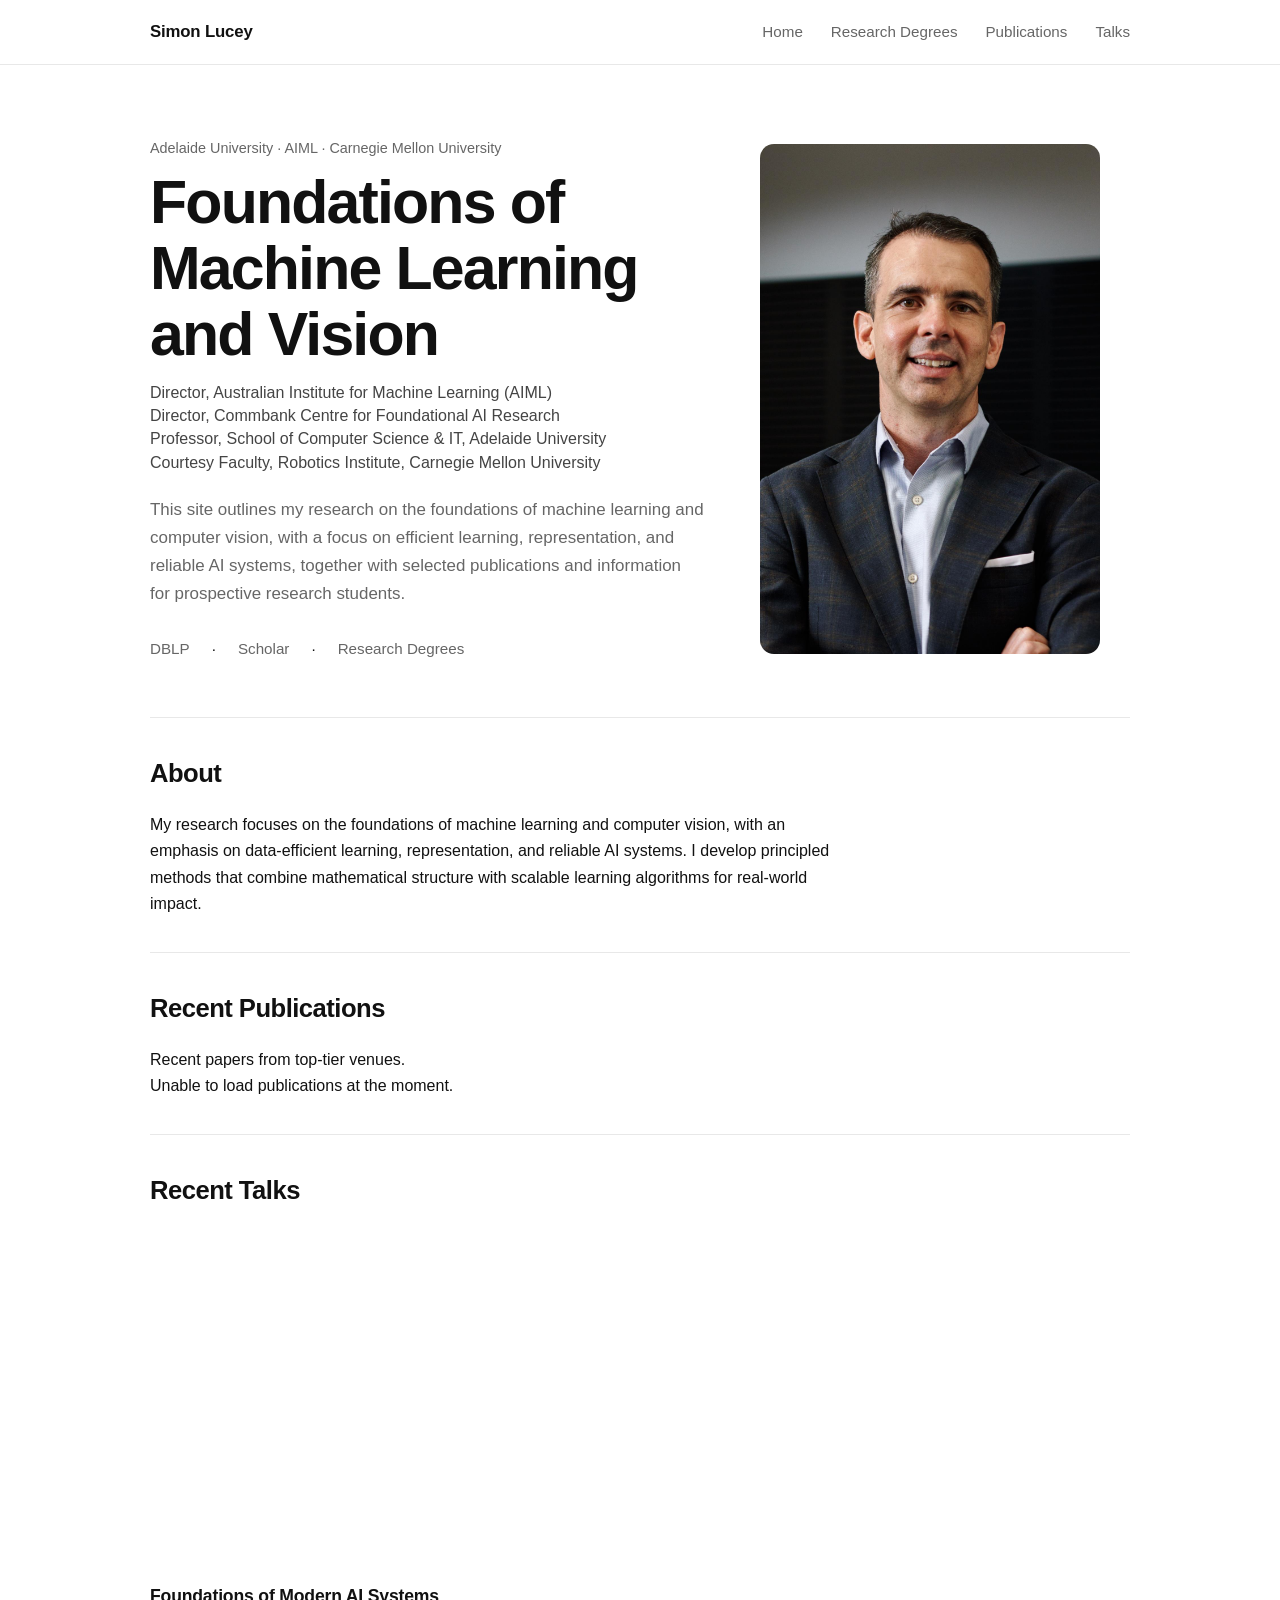
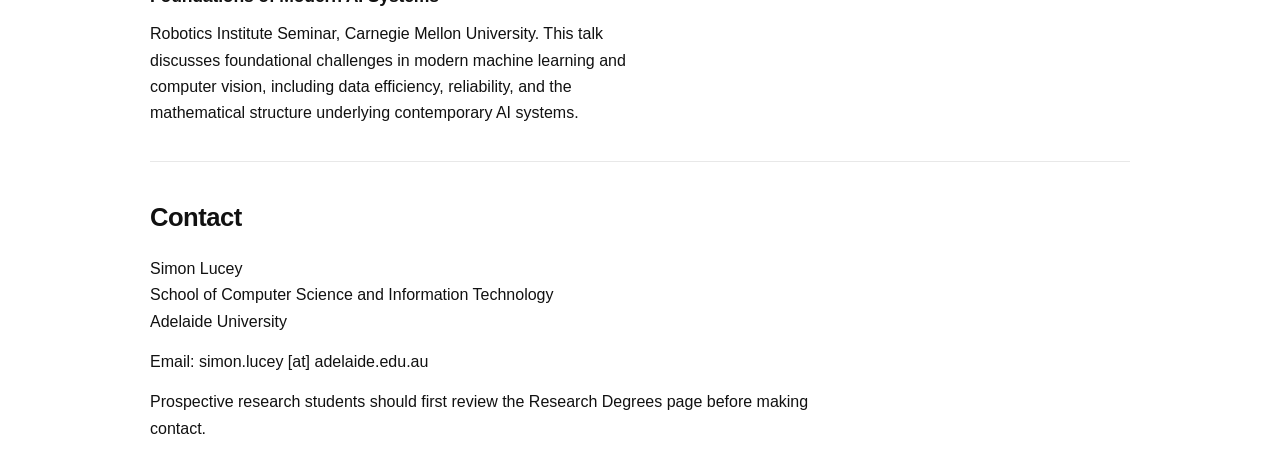
<file: index.html>
<!DOCTYPE html>
<html lang="en">
<head>
  <meta charset="UTF-8" />
  <meta name="viewport" content="width=device-width, initial-scale=1.0" />
  <title>Simon Lucey</title>
  <link rel="stylesheet" href="style.css" />
</head>
<body>
  <header class="site-header">
    <div class="container header-inner">
      <a class="site-name" href="index.html">Simon Lucey</a>
      <nav class="nav">
        <a href="index.html">Home</a>
        <a href="admissions.html">Research Degrees</a>
        <a href="#publications">Publications</a>
        <a href="#talks">Talks</a>
      </nav>
    </div>
  </header>

  <main>
    <section class="hero container">
      <div class="hero-copy">
        <p class="eyebrow">Adelaide University · AIML · Carnegie Mellon University</p>
        <h1>Foundations of Machine Learning and Vision</h1>

        <p class="hero-credentials">
          Director, Australian Institute for Machine Learning (AIML)<br />
          Director, Commbank Centre for Foundational AI Research<br />
          Professor, School of Computer Science & IT, Adelaide University<br />
          Courtesy Faculty, Robotics Institute, Carnegie Mellon University
        </p>

        <p class="lead">
          This site outlines my research on the foundations of machine learning and computer vision, with a focus on efficient learning, representation, and reliable AI systems, together with selected publications and information for prospective research students.
        </p>

        <div class="hero-links">
          <a href="https://dblp.org/pid/01/3542.html" target="_blank" rel="noopener">DBLP</a>
          <span>·</span>
          <a href="https://scholar.google.com/citations?user=vmAe35UAAAAJ" target="_blank" rel="noopener">Scholar</a>
          <span>·</span>
          <a href="admissions.html">Research Degrees</a>
        </div>        
      </div>

      <div class="hero-image-wrap">
        <img class="hero-image" src="assets/headshot.jpg" alt="Portrait of Simon Lucey" />
      </div>
    </section>

    <section class="section container" id="about">
      <h2>About</h2>
      <p>
        My research focuses on the foundations of machine learning and computer vision, with an emphasis on data-efficient learning, representation, and reliable AI systems. I develop principled methods that combine mathematical structure with scalable learning algorithms for real-world impact.
      </p>
    </section>

    <section class="section container" id="publications">
      <h2>Recent Publications</h2>
      <p>Recent papers from top-tier venues.</p>
      <div id="selected-publications">
        <p>Loading publications...</p>
      </div>
    </section>

    <section class="section container" id="talks">
      <h2>Recent Talks</h2>

      <div class="talk-item">
        <div class="talk-video">
          <iframe
            width="560"
            height="315"
            src="https://www.youtube.com/embed/JOVPWLBIo5Q"
            title="Simon Lucey CMU Talk"
            allowfullscreen>
          </iframe>
        </div>

        <div class="talk-description">
          <h3>Foundations of Modern AI Systems</h3>
          <p>
            Robotics Institute Seminar, Carnegie Mellon University. This talk discusses foundational challenges in modern machine learning and computer vision, including data efficiency, reliability, and the mathematical structure underlying contemporary AI systems.
          </p>
        </div>
      </div>
    </section>

<section class="section container" id="contact">
  <h2>Contact</h2>

  <p>
    Simon Lucey<br>
    School of Computer Science and Information Technology<br>
    Adelaide University
  </p>

  <p>
    Email: simon.lucey [at] adelaide.edu.au
  </p>

  <p>
    Prospective research students should first review the 
    <a href="admissions.html">Research Degrees</a> page before making contact.
  </p>
</section>
  
  </main>

  <script>
    async function loadSelectedPublications() {
      const target = document.getElementById("selected-publications");

      const venueMap = {
        "CVPR": "CVPR",
        "ICCV": "ICCV",
        "ECCV": "ECCV",
        "NeurIPS": "NeurIPS",
        "NIPS": "NeurIPS",
        "ICML": "ICML",
        "ICLR": "ICLR",
        "AAAI": "AAAI"
      };

      const allowedVenues = new Set(Object.keys(venueMap));

      try {
        const response = await fetch("https://dblp.org/pid/01/3542.xml");
        const xmlText = await response.text();

        const parser = new DOMParser();
        const xml = parser.parseFromString(xmlText, "text/xml");

        const records = Array.from(
          xml.querySelectorAll("r > article, r > inproceedings")
        );

        const papers = records.map((record) => {
          const title = record.querySelector("title")?.textContent?.trim() || "";
          const year = parseInt(record.querySelector("year")?.textContent || "0", 10);
          const venue =
            record.querySelector("booktitle")?.textContent?.trim() ||
            record.querySelector("journal")?.textContent?.trim() ||
            "";
          const ee = record.querySelector("ee")?.textContent?.trim() || "";
          const authors = Array.from(record.querySelectorAll("author"))
            .map((a) => a.textContent.trim())
            .join(", ");

          return { title, year, venue, ee, authors };
        });

        const filtered = papers
          .filter((p) => allowedVenues.has(p.venue))
          .sort((a, b) => b.year - a.year)
          .slice(0, 5);

        if (filtered.length === 0) {
          target.innerHTML = "<p>No matching publications found.</p>";
          return;
        }

        target.innerHTML = `
          <ul class="publication-list">
            ${filtered.map((p) => `
              <li class="publication-item">
                <div class="pub-title">
                  ${p.ee ? `<a href="${p.ee}" target="_blank" rel="noopener noreferrer">${p.title}</a>` : p.title}
                </div>
                <div class="pub-meta">
                  ${p.authors}<br>
                  <strong>${venueMap[p.venue]}</strong> ${p.year}
                </div>
              </li>
            `).join("")}
          </ul>
        `;
      } catch (error) {
        console.error(error);
        target.innerHTML = "<p>Unable to load publications at the moment.</p>";
      }
    }

    loadSelectedPublications();
  </script>

  <script src="script.js"></script>
</body>
</html>
</file>
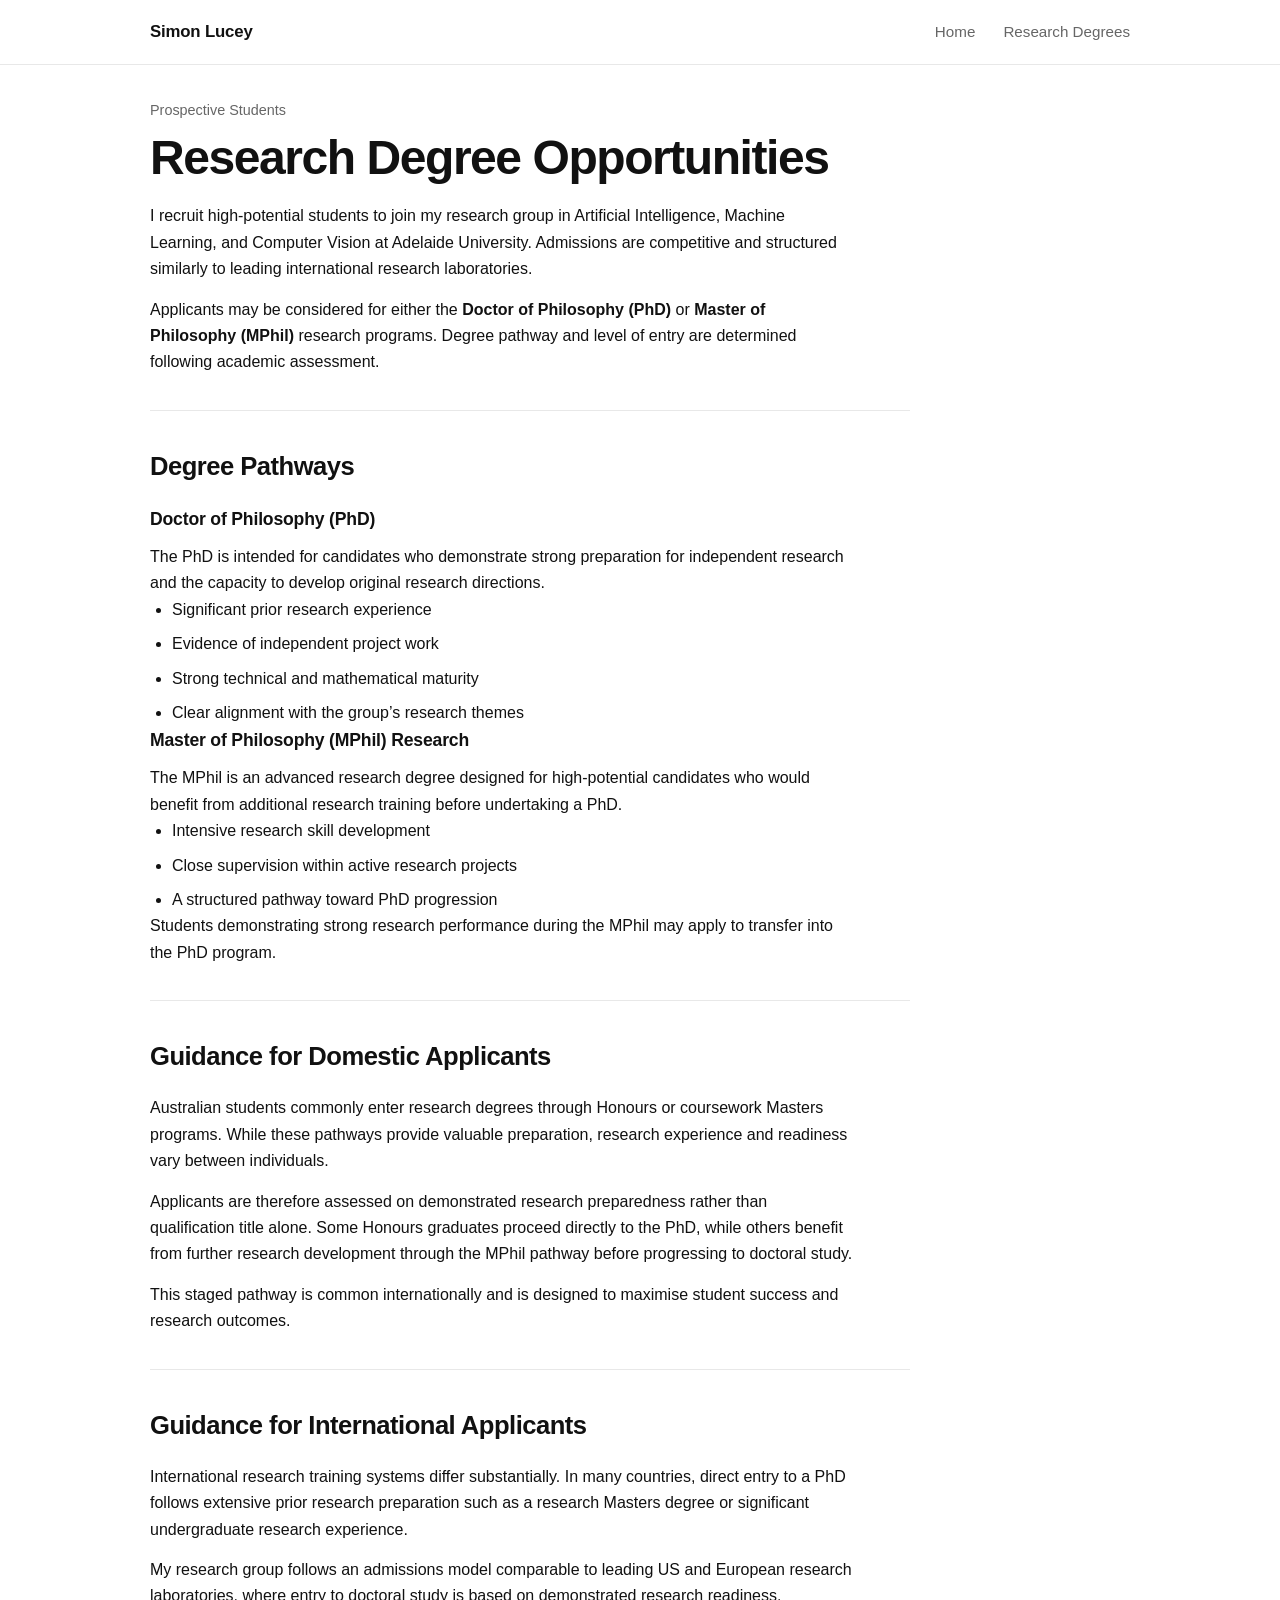
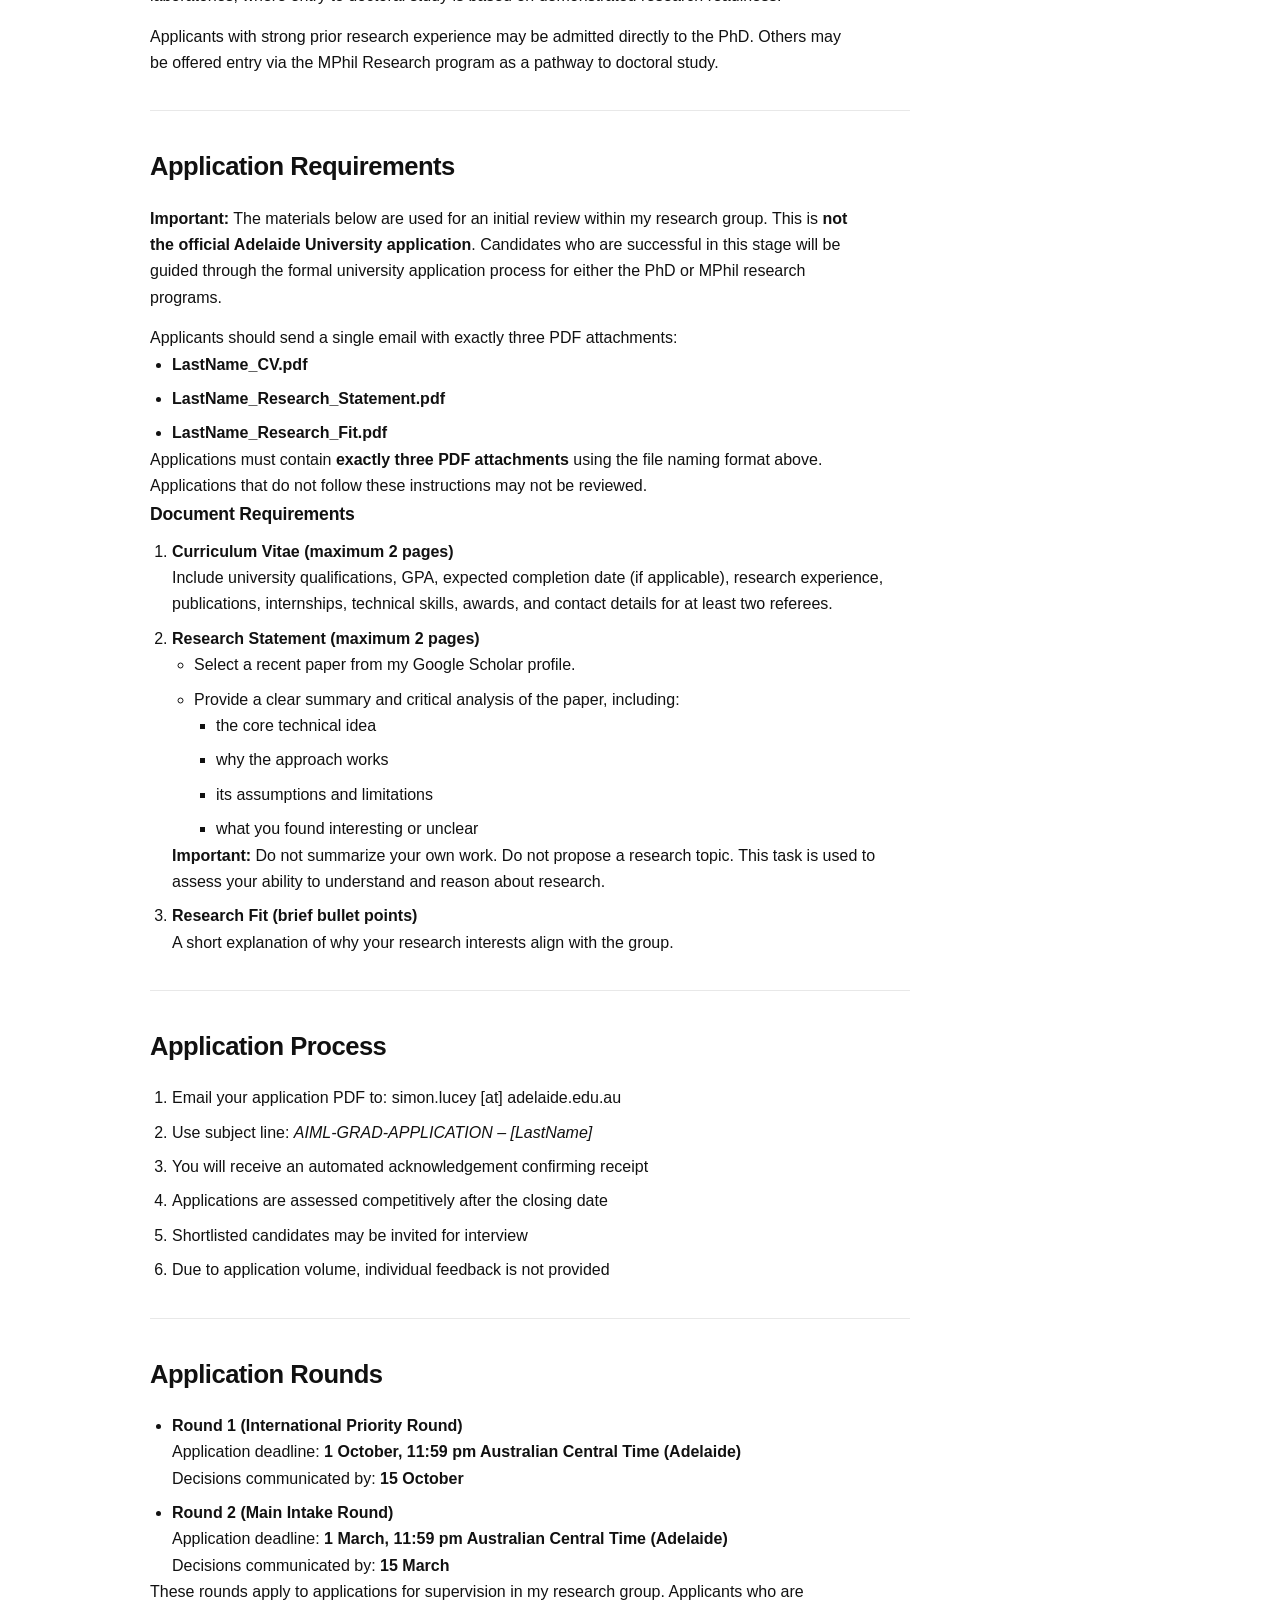
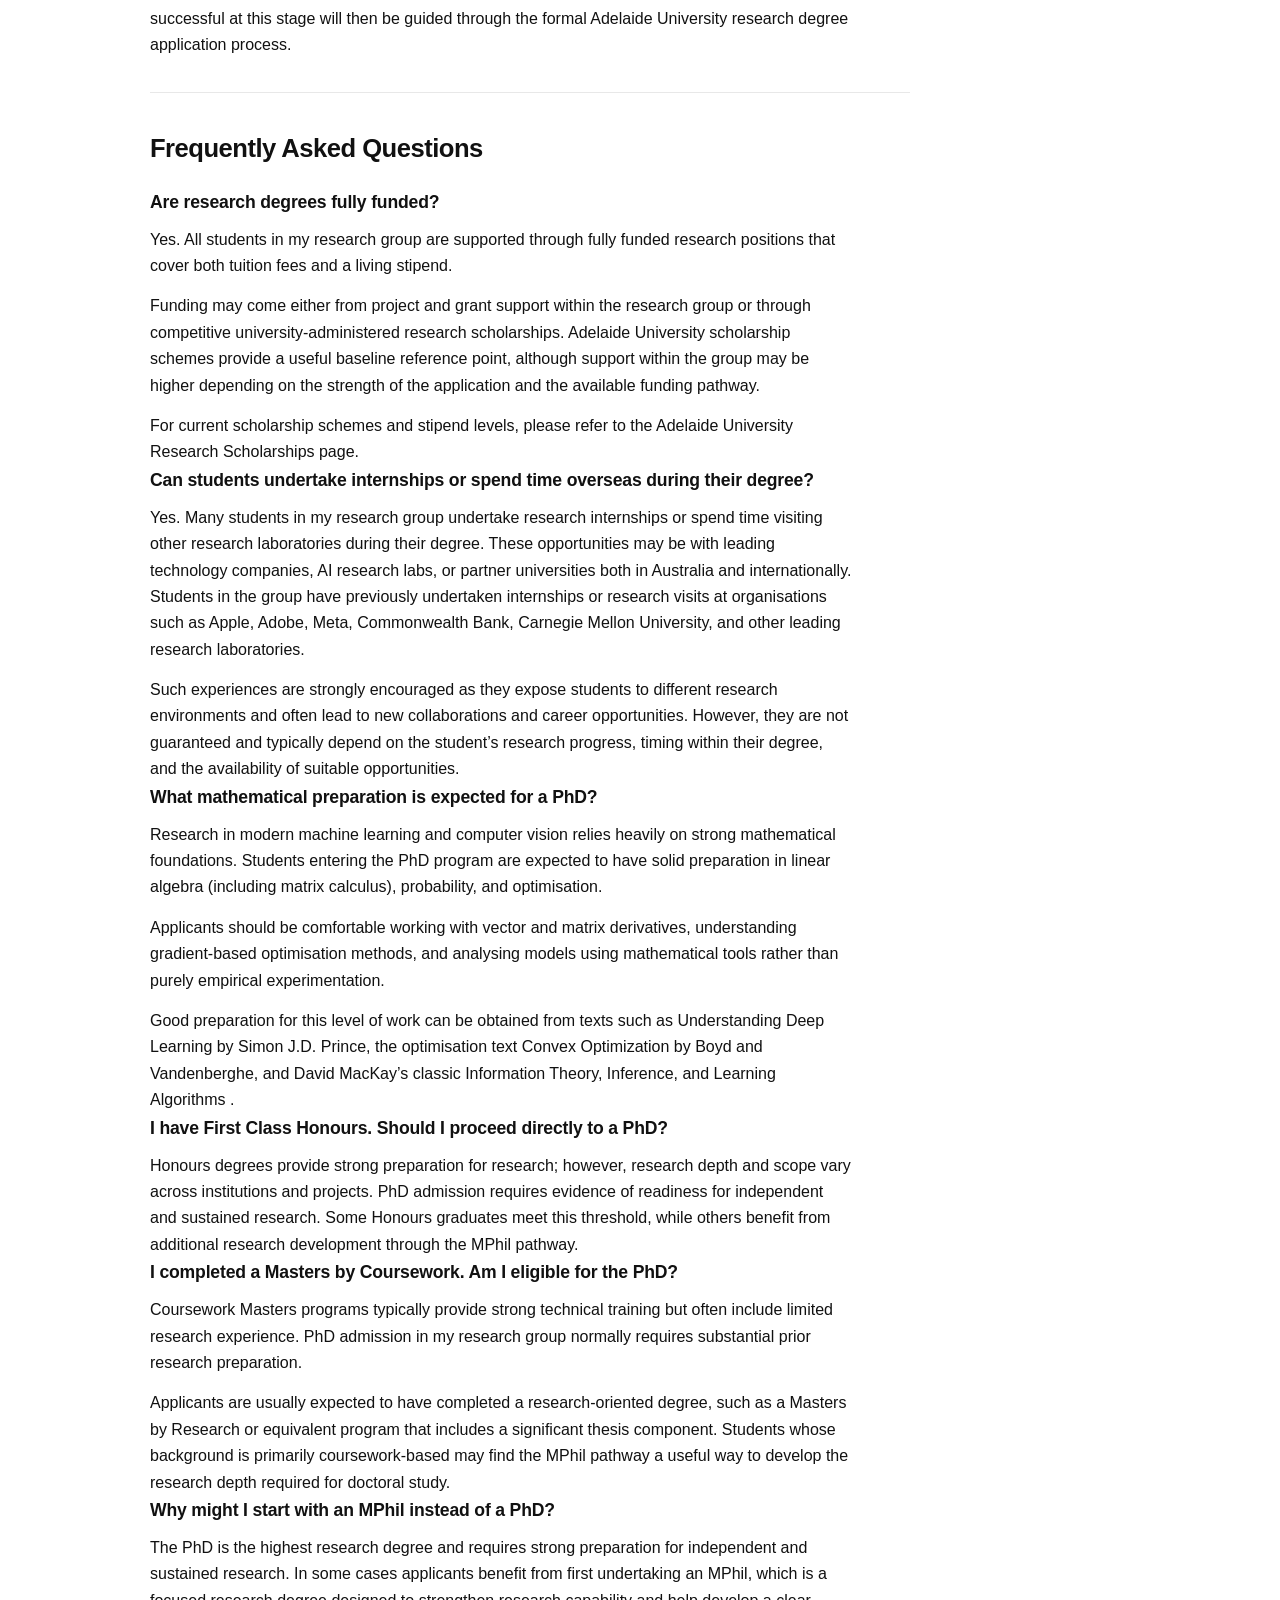
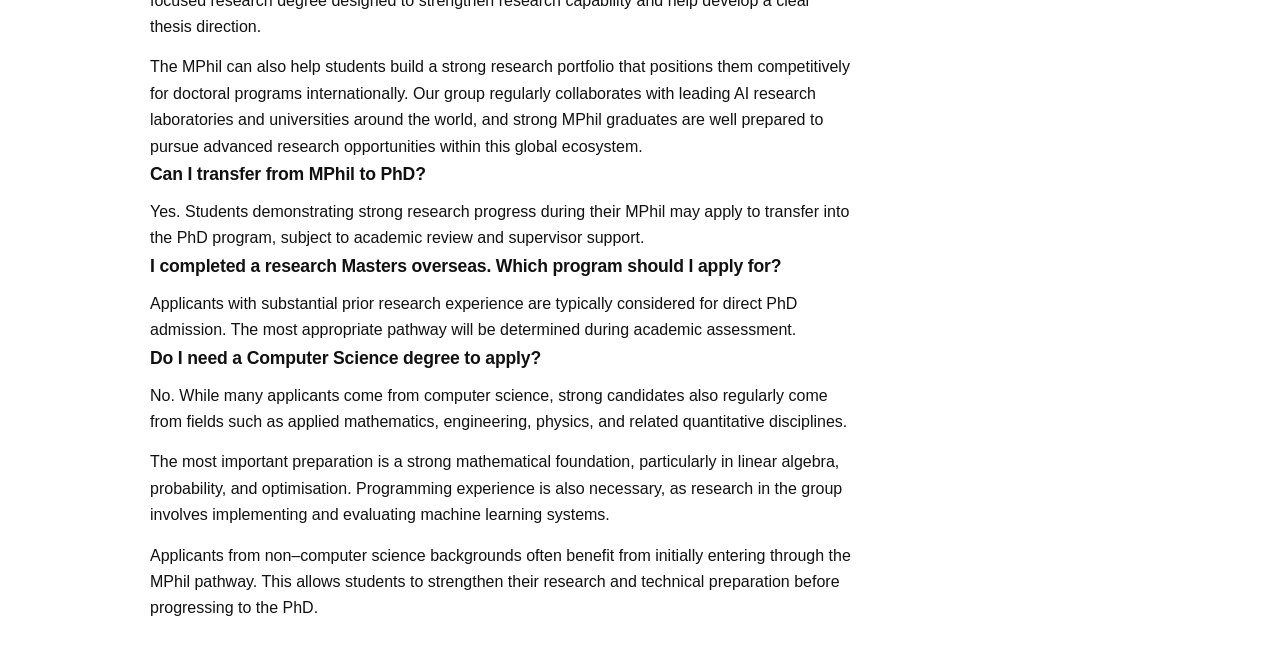
<file: admissions.html>
<!DOCTYPE html>
<html lang="en">
<head>
  <meta charset="UTF-8" />
  <meta name="viewport" content="width=device-width, initial-scale=1.0" />
  <title>Graduate Research Opportunities | Simon Lucey</title>
  <link rel="stylesheet" href="style.css" />
</head>
<body>
  <header class="site-header">
    <div class="container header-inner">
      <a class="site-name" href="index.html">Simon Lucey</a>
      <nav class="nav">
        <a href="index.html">Home</a>
        <a href="admissions.html">Research Degrees</a>
      </nav>
    </div>
  </header>

  <main class="container admissions-page">

<section class="section narrow">
  <p class="eyebrow">Prospective Students</p>
  <h1 class="page-title">Research Degree Opportunities</h1>

  <p>
    I recruit high-potential students to join my research group in Artificial Intelligence, Machine Learning, and Computer Vision at Adelaide University.
    Admissions are competitive and structured similarly to leading international research laboratories.
  </p>

  <p>
    Applicants may be considered for either the
    <strong>
      <a href="https://adelaideuni.edu.au/study/degrees/doctor-of-philosophy/" target="_blank" rel="noopener">
        Doctor of Philosophy (PhD)
      </a>
    </strong>
    or
    <strong>
      <a href="https://adelaideuni.edu.au/study/degrees/master-of-philosophy/" target="_blank" rel="noopener">
        Master of Philosophy (MPhil)
      </a>
    </strong>
    research programs. Degree pathway and level of entry are determined following academic assessment.
  </p>
</section>

    <section class="section narrow">
      <h2>Degree Pathways</h2>

      <h3>Doctor of Philosophy (PhD)</h3>
      <p>
        The PhD is intended for candidates who demonstrate strong preparation for independent research and the capacity to develop original research directions.
      </p>
      <ul>
        <li>Significant prior research experience</li>
        <li>Evidence of independent project work</li>
        <li>Strong technical and mathematical maturity</li>
        <li>Clear alignment with the group’s research themes</li>
      </ul>

      <h3>Master of Philosophy (MPhil) Research</h3>
      <p>
        The MPhil is an advanced research degree designed for high-potential candidates who would benefit from additional research training before undertaking a PhD.
      </p>
      <ul>
        <li>Intensive research skill development</li>
        <li>Close supervision within active research projects</li>
        <li>A structured pathway toward PhD progression</li>
      </ul>
      <p>
        Students demonstrating strong research performance during the MPhil may apply to transfer into the PhD program.
      </p>
    </section>

    <section class="section narrow">
      <h2>Guidance for Domestic Applicants</h2>
      <p>
        Australian students commonly enter research degrees through Honours or coursework Masters programs. While these pathways provide valuable preparation, research experience and readiness vary between individuals.
      </p>
      <p>
        Applicants are therefore assessed on demonstrated research preparedness rather than qualification title alone. Some Honours graduates proceed directly to the PhD, while others benefit from further research development through the MPhil pathway before progressing to doctoral study.
      </p>
      <p>
        This staged pathway is common internationally and is designed to maximise student success and research outcomes.
      </p>
    </section>

    <section class="section narrow">
      <h2>Guidance for International Applicants</h2>
      <p>
        International research training systems differ substantially. In many countries, direct entry to a PhD follows extensive prior research preparation such as a research Masters degree or significant undergraduate research experience.
      </p>
      <p>
        My research group follows an admissions model comparable to leading US and European research laboratories, where entry to doctoral study is based on demonstrated research readiness.
      </p>
      <p>
        Applicants with strong prior research experience may be admitted directly to the PhD. Others may be offered entry via the MPhil Research program as a pathway to doctoral study.
      </p>
    </section>

<section class="section narrow">
  <h2>Application Requirements</h2>

  <p class="application-note">
    <strong>Important:</strong> The materials below are used for an initial review within my research group.
    This is <strong>not the official Adelaide University application</strong>.
    Candidates who are successful in this stage will be guided through the formal university
    application process for either the
    <a href="https://adelaideuni.edu.au/study/degrees/doctor-of-philosophy/" target="_blank" rel="noopener">PhD</a>
    or
    <a href="https://adelaideuni.edu.au/study/degrees/master-of-philosophy/" target="_blank" rel="noopener">MPhil</a>
    research programs.
  </p>

  <p>Applicants should send a single email with exactly three PDF attachments:</p>

  <ul>
    <li><strong>LastName_CV.pdf</strong></li>
    <li><strong>LastName_Research_Statement.pdf</strong></li>
    <li><strong>LastName_Research_Fit.pdf</strong></li>
  </ul>

  <p>
    Applications must contain <strong>exactly three PDF attachments</strong> using the file naming
    format above. Applications that do not follow these instructions may not be reviewed.
  </p>

  <h3>Document Requirements</h3>

  <ol>
    <li>
      <strong>Curriculum Vitae (maximum 2 pages)</strong><br>
      Include university qualifications, GPA, expected completion date (if applicable),
      research experience, publications, internships, technical skills, awards,
      and contact details for at least two referees.
    </li>

<li>
  <strong>Research Statement (maximum 2 pages)</strong>
  <ul>
    <li>Select a recent paper from my Google Scholar profile.</li>
    <li>Provide a clear summary and critical analysis of the paper, including:
      <ul>
        <li>the core technical idea</li>
        <li>why the approach works</li>
        <li>its assumptions and limitations</li>
        <li>what you found interesting or unclear</li>
      </ul>
    </li>
  </ul>
  <p>
    <strong>Important:</strong> Do not summarize your own work. Do not propose a research topic.
    This task is used to assess your ability to understand and reason about research.
  </p>
</li>

    <li>
      <strong>Research Fit (brief bullet points)</strong><br>
      A short explanation of why your research interests align with the group.
    </li>
  </ol>
</section>

<section class="section narrow">
  <h2>Application Process</h2>
  <ol>
    <li>Email your application PDF to: simon.lucey [at] adelaide.edu.au</li>
    <li>Use subject line: <em>AIML-GRAD-APPLICATION – [LastName]</em></li>
    <li>You will receive an automated acknowledgement confirming receipt</li>
    <li>Applications are assessed competitively after the closing date</li>
    <li>Shortlisted candidates may be invited for interview</li>
    <li>Due to application volume, individual feedback is not provided</li>
  </ol>
</section>

<section class="section narrow">
  <h2>Application Rounds</h2>

  <ul>
    <li>
      <strong>Round 1 (International Priority Round)</strong><br>
      Application deadline: <strong>1 October, 11:59 pm Australian Central Time (Adelaide)</strong><br>
      Decisions communicated by: <strong>15 October</strong>
    </li>

    <li>
      <strong>Round 2 (Main Intake Round)</strong><br>
      Application deadline: <strong>1 March, 11:59 pm Australian Central Time (Adelaide)</strong><br>
      Decisions communicated by: <strong>15 March</strong>
    </li>
  </ul>

  <p>
    These rounds apply to applications for supervision in my research group.
    Applicants who are successful at this stage will then be guided through
    the formal Adelaide University research degree application process.
  </p>
</section>

<section class="section narrow">
  <h2>Frequently Asked Questions</h2>

  <h3>Are research degrees fully funded?</h3>
  <p>
    Yes. All students in my research group are supported through fully funded research
    positions that cover both tuition fees and a living stipend.
  </p>

  <p>
    Funding may come either from project and grant support within the research group
    or through competitive university-administered research scholarships. Adelaide
    University scholarship schemes provide a useful baseline reference point,
    although support within the group may be higher depending on the strength of
    the application and the available funding pathway.
  </p>

  <p>
    For current scholarship schemes and stipend levels, please refer to the
    <a href="https://adelaideuni.edu.au/research/research-degrees/research-scholarships/" target="_blank" rel="noopener">
    Adelaide University Research Scholarships
    </a> page.
  </p>

  <h3>Can students undertake internships or spend time overseas during their degree?</h3>
  <p>
    Yes. Many students in my research group undertake research internships or spend
    time visiting other research laboratories during their degree. These opportunities
    may be with leading technology companies, AI research labs, or partner universities
    both in Australia and internationally. Students in the group have previously
    undertaken internships or research visits at organisations such as Apple, Adobe,
    Meta, Commonwealth Bank, Carnegie Mellon University, and other leading research
    laboratories.
  </p>

  <p>
    Such experiences are strongly encouraged as they expose students to different
    research environments and often lead to new collaborations and career opportunities.
    However, they are not guaranteed and typically depend on the student’s research
    progress, timing within their degree, and the availability of suitable opportunities.
  </p>

  <h3>What mathematical preparation is expected for a PhD?</h3>
  <p>
    Research in modern machine learning and computer vision relies heavily on strong
    mathematical foundations. Students entering the PhD program are expected to have
    solid preparation in linear algebra (including matrix calculus), probability,
    and optimisation.
  </p>

  <p>
    Applicants should be comfortable working with vector and matrix derivatives,
    understanding gradient-based optimisation methods, and analysing models using
    mathematical tools rather than purely empirical experimentation.
  </p>

  <p>
    Good preparation for this level of work can be obtained from texts such as
    <a href="https://udlbook.github.io/udlbook/" target="_blank" rel="noopener">
    Understanding Deep Learning
    </a> by Simon J.D. Prince, the optimisation text
    <a href="https://stanford.edu/~boyd/cvxbook/" target="_blank" rel="noopener">
    Convex Optimization
    </a> by Boyd and Vandenberghe, and David MacKay’s classic
    <a href="https://www.inference.org.uk/itprnn/book.pdf" target="_blank" rel="noopener">
    Information Theory, Inference, and Learning Algorithms
    </a>.
  </p>

  <h3>I have First Class Honours. Should I proceed directly to a PhD?</h3>
  <p>
    Honours degrees provide strong preparation for research; however, research depth
    and scope vary across institutions and projects. PhD admission requires evidence
    of readiness for independent and sustained research. Some Honours graduates meet
    this threshold, while others benefit from additional research development through
    the MPhil pathway.
  </p>

  <h3>I completed a Masters by Coursework. Am I eligible for the PhD?</h3>
  <p>
    Coursework Masters programs typically provide strong technical training but
    often include limited research experience. PhD admission in my research group
    normally requires substantial prior research preparation.
  </p>

  <p>
    Applicants are usually expected to have completed a research-oriented degree,
    such as a Masters by Research or equivalent program that includes a significant
    thesis component. Students whose background is primarily coursework-based may
    find the MPhil pathway a useful way to develop the research depth required for
    doctoral study.
  </p>

  <h3>Why might I start with an MPhil instead of a PhD?</h3>
  <p>
    The PhD is the highest research degree and requires strong preparation for
    independent and sustained research. In some cases applicants benefit from first
    undertaking an MPhil, which is a focused research degree designed to strengthen
    research capability and help develop a clear thesis direction.
  </p>

  <p>
    The MPhil can also help students build a strong research portfolio that positions
    them competitively for doctoral programs internationally. Our group regularly
    collaborates with leading AI research laboratories and universities around the
    world, and strong MPhil graduates are well prepared to pursue advanced research
    opportunities within this global ecosystem.
  </p>

  <h3>Can I transfer from MPhil to PhD?</h3>
  <p>
    Yes. Students demonstrating strong research progress during their MPhil may apply
    to transfer into the PhD program, subject to academic review and supervisor support.
  </p>

  <h3>I completed a research Masters overseas. Which program should I apply for?</h3>
  <p>
    Applicants with substantial prior research experience are typically considered
    for direct PhD admission. The most appropriate pathway will be determined during
    academic assessment.
  </p>

<h3>Do I need a Computer Science degree to apply?</h3>
<p>
No. While many applicants come from computer science, strong candidates also
regularly come from fields such as applied mathematics, engineering, physics,
and related quantitative disciplines.
</p>

<p>
The most important preparation is a strong mathematical foundation, particularly
in linear algebra, probability, and optimisation. Programming experience is also
necessary, as research in the group involves implementing and evaluating
machine learning systems.
</p>

<p>
Applicants from non–computer science backgrounds often benefit from initially
entering through the MPhil pathway. This allows students to strengthen their
research and technical preparation before progressing to the PhD.
</p>

</section>

  </main>
</body>
</html>
</file>
<file: style.css>
:root {
  --bg: #ffffff;
  --text: #111111;
  --muted: #666666;
  --line: #e8e8e8;
  --soft: #f7f7f7;
  --max: 980px;
}

* {
  box-sizing: border-box;
}

html {
  scroll-behavior: smooth;
}

body {
  margin: 0;
  background: var(--bg);
  color: var(--text);
  font-family: -apple-system, BlinkMacSystemFont, "Segoe UI", Roboto, Helvetica, Arial, sans-serif;
  line-height: 1.65;
}

a {
  color: inherit;
  text-decoration: none;
}

.container {
  width: min(calc(100% - 48px), var(--max));
  margin: 0 auto;
}

/* Header */

.site-header {
  position: sticky;
  top: 0;
  z-index: 100;
  border-bottom: 1px solid var(--line);
  background: rgba(255, 255, 255, 0.96);
  backdrop-filter: blur(4px);
}

.header-inner {
  display: flex;
  align-items: center;
  justify-content: space-between;
  padding: 18px 0;
}

.site-name {
  font-size: 1.05rem;
  font-weight: 600;
  letter-spacing: -0.01em;
}

.nav {
  display: flex;
  gap: 28px;
  font-size: 0.95rem;
}

.nav a,
.text-link,
.hero-links a {
  color: var(--muted);
}

.nav a:hover,
.text-link:hover,
.hero-links a:hover {
  color: var(--text);
}

/* Hero */

.hero {
  display: grid;
  grid-template-columns: 1.2fr 0.8fr;
  gap: 56px;
  align-items: center;
  padding: 72px 0 56px;
}

.eyebrow {
  margin: 0 0 10px;
  color: var(--muted);
  font-size: 0.9rem;
}

h1 {
  margin: 0;
  font-size: clamp(2.2rem, 5vw, 3.8rem);
  line-height: 1.08;
  letter-spacing: -0.03em;
  font-weight: 600;
}

.page-title {
  font-size: clamp(2rem, 4vw, 3rem);
  margin-bottom: 1.2rem;   /* added spacing under page titles */
}

.hero-credentials {
  margin: 0.85rem 0 1rem;
  font-size: 1rem;
  line-height: 1.45;
  color: #444444;
  max-width: 44rem;
}

.lead {
  max-width: 40rem;
  margin-top: 22px;
  color: var(--muted);
  font-size: 1.06rem;
}

.hero-links {
  display: flex;
  gap: 22px;
  margin-top: 28px;
  font-size: 0.95rem;
  flex-wrap: wrap;
}

.hero-image-wrap {
  justify-self: end;
}

.hero-image {
  display: block;
  width: min(100%, 340px);
  border-radius: 14px;
}

/* Sections */

.section {
  padding: 34px 0;
  border-top: 1px solid var(--line);
}

.section:first-of-type {
  border-top: none;
}

.section-head {
  display: flex;
  justify-content: space-between;
  align-items: baseline;
  gap: 16px;
}

h2 {
  margin: 0 0 18px;
  font-size: 1.6rem;
  letter-spacing: -0.02em;
}

h3 {
  margin: 0 0 10px;
  font-size: 1.1rem;
  letter-spacing: -0.01em;
}

p {
  margin: 0;
  max-width: 44rem;
}

p + p {
  margin-top: 14px;
}

.narrow {
  max-width: 760px;
}

/* Tag row */

.tag-row {
  display: flex;
  gap: 10px;
  flex-wrap: wrap;
  margin-top: 24px;
}

.tag-row a,
.tag-row span {
  display: inline-block;
  border: 1px solid var(--line);
  padding: 6px 10px;
  font-size: 0.9rem;
  color: var(--muted);
  border-radius: 999px;
  background: #ffffff;
}

.tag-row a:hover {
  color: var(--text);
  border-color: #cccccc;
  background: var(--soft);
}

/* Lists */

ul,
ol {
  margin: 0;
  padding-left: 22px;
}

li + li {
  margin-top: 8px;
}

/* Publications */

.publication-list {
  list-style: none;
  padding: 0;
  margin: 0.5rem 0 0;
}

.publication-item {
  margin-bottom: 0.45rem;
}

.pub-title {
  font-weight: 600;
  margin-bottom: 0.08rem;
  line-height: 1.25;
}

.pub-title a {
  text-decoration: none;
  color: inherit;
}

.pub-title a:hover {
  text-decoration: underline;
}

.pub-meta {
  color: var(--muted);
  font-size: 0.9rem;
  line-height: 1.2;
}

/* Talks */

#talks .talk-item {
  display: flex;
  gap: 30px;
  align-items: flex-start;
  flex-wrap: wrap;
}

#talks iframe {
  max-width: 100%;
  border: 0;
  border-radius: 8px;
}

.talk-description {
  max-width: 500px;
}

.talk-description h3 {
  margin-top: 0;
  margin-bottom: 10px;
}

/* Responsive */

@media (max-width: 800px) {
  .hero {
    grid-template-columns: 1fr;
    gap: 28px;
    padding-top: 48px;
  }

  .hero-image-wrap {
    justify-self: start;
  }

  .nav {
    gap: 16px;
    font-size: 0.88rem;
    flex-wrap: wrap;
  }

  .container {
    width: min(calc(100% - 32px), var(--max));
  }

  .hero-links {
    gap: 16px;
  }
}
</file>
